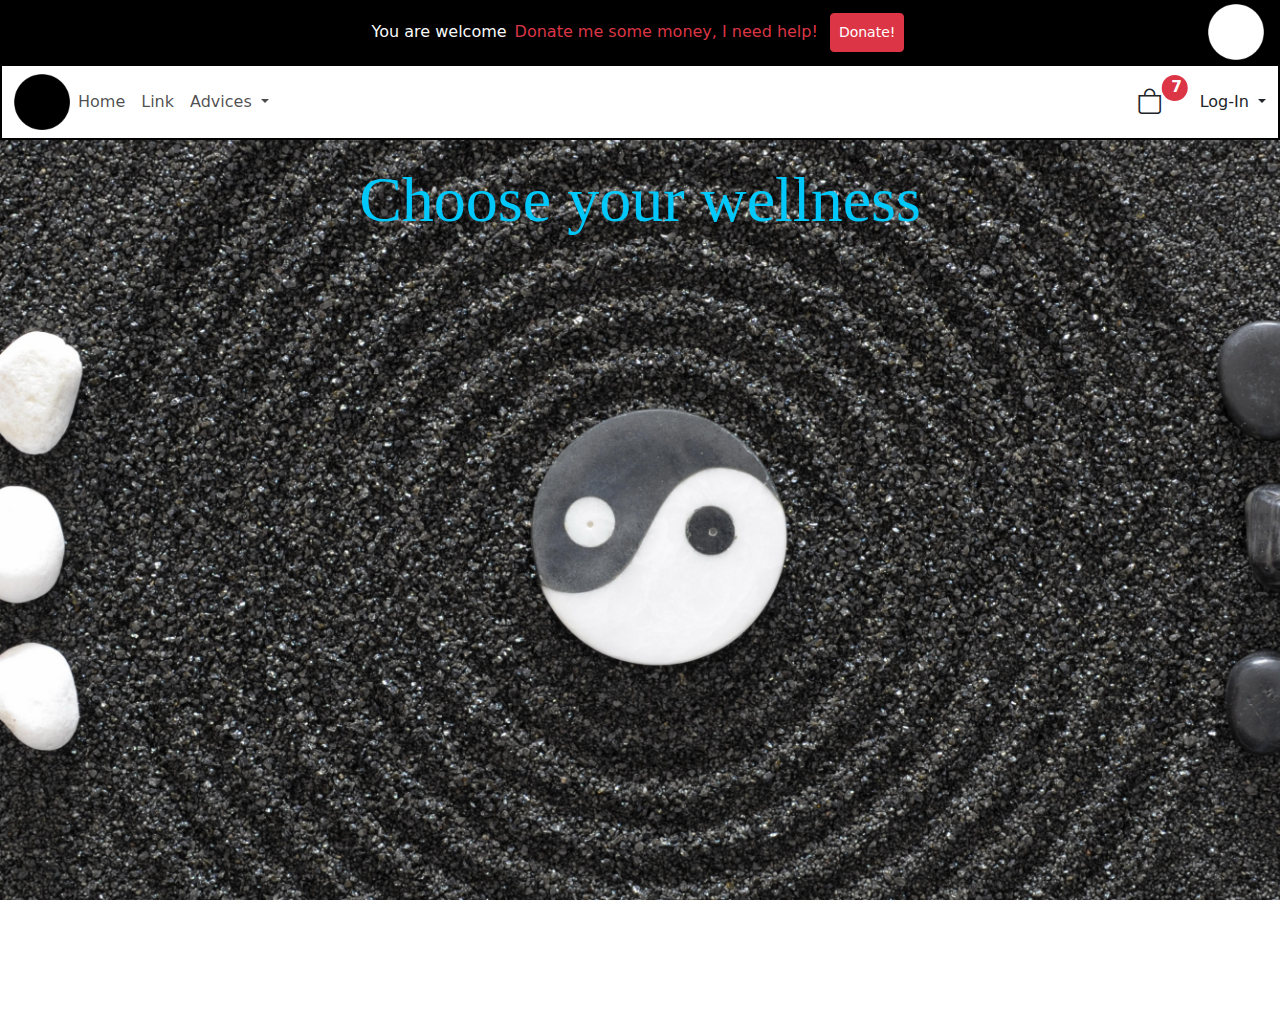
<file: mySiteReloaded/index.html>
<!DOCTYPE html>
<html lang="en">
  <head>
    <meta charset="UTF-8" />
    <meta http-equiv="X-UA-Compatible" content="IE=edge" />
    <meta name="viewport" content="width=device-width, initial-scale=1.0" />
    <link
      rel="stylesheet"
      href="css/bootstrap.css"
    />
    <link rel="stylesheet" href="main.css" />
    <link rel="stylesheet" href="https://cdn.jsdelivr.net/npm/bootstrap-icons@1.9.1/font/bootstrap-icons.css">
    <script src="js/bootstrap.bundle.js"></script>
    <script src="javascript.js"></script>
    <title>WellnessWelcome</title>
  </head>
  <body>

    <div class="firstBanner d-flex justify-content-center align-items-center">
      <div class="textBanner d-flex justify-content-center align-items-center">
        <p class="text-light mx-1 my-1 d-none d-lg-block">You are welcome<p class="text-danger mx-1 my-1 d-none d-lg-block">
        Donate me some money, I need help!
        </p></p>
        <button
          type="button"
          class="btn btnDonate btn-danger btn-sm mx-2 my-2 p-2"
          data-bs-toggle="modal" 
          data-bs-target="#donateModal"
        >
          Donate!
        </button>
      </div>

      <img
        class="imgDot position-absolute end-0 mx-3"
        src="images/whiteDot.png"
        alt="whiteDot"
      />

      <!-- Modal -->
      <div class="modal fade" id="donateModal" tabindex="-1" aria-labelledby="donateModalLabel" aria-hidden="true">
        <div class="modal-dialog">
          <div class="modal-content">
            <div class="modal-header">
              <h1 class="modal-title fs-5" id="donateModalLabel">One more step!</h1>
              <button type="button" class="btn-close" data-bs-dismiss="modal" aria-label="Close"></button>
            </div>
            <div class="modal-body">
              Great, give me some of your incomes!
            </div>
            <div class="mb-3 mx-3">
              <label for="recipient-name" class="col-form-label">How much:</label>
              <input type="text" class="form-control" id="recipient-name">
            </div>
            <div class="modal-footer">
              <button type="button" class="btn btn-success">Send money</button>
            </div>
          </div>
        </div>
      </div>
    </div>

    <section class="navbarSection">
      <nav class="navbar myNavbar position-relative navbar-expand-lg bg-white">
        <div class="container-fluid">
          <button
            class="navbar-toggler"
            type="button"
            data-bs-toggle="collapse"
            data-bs-target="#navbarTogglerDemo01"
            aria-controls="navbarTogglerDemo01"
            aria-expanded="false"
            aria-label="Toggle navigation"
          >
            <span class="navbar-toggler-icon"></span>
          </button>
          <div class="collapse navbar-collapse" id="navbarTogglerDemo01">
            <img class="imgDot" src="images/blackDot.png" alt="blackDot"/>

            <ul class="navbar-nav me-auto mb-2 mb-lg-0">
              <li class="nav-item">
                <a class="nav-link" aria-current="page" href="#">Home</a>
              </li>
              <li class="nav-item">
                <a class="nav-link" href="#">Link</a>
              </li>

              <li class="nav-item dropdown">
                <a class="nav-link dropdown-toggle" href="#" role="button" data-bs-toggle="dropdown" aria-expanded="false">
                  Advices
                </a>
                <ul class="dropdown-menu">
                  <li><a class="dropdown-item" href="#">Diet</a></li>
                  <li><a class="dropdown-item" href="#">Yoga</a></li>
                  <li><a class="dropdown-item" href="#">Lifestyle</a></li>
                  <li><hr class="dropdown-divider"></li>
                  <li><a class="dropdown-item" href="#">Blog</a></li>
                </ul>
              </li>
            </ul>
        
                <button class="btn btnCart position-relative mx-4"><i class="bi bi-bag"></i><span class="badgeBtn position-absolute top-0 start-100 translate-middle badge rounded-pill bg-danger">7</span></button>

                <div class="dropdown-center">
                  <a class="nav-link dropdown-toggle" href="#" role="button" data-bs-toggle="dropdown" aria-expanded="false">
                    Log-In
                  </a>
                  <ul class="loginDropdown dropdown-menu dropdown-menu-end dropdown-menu-light p-3">
                    <form>
                      <div class="mb-3">
                        <label for="exampleInputEmail1" class="form-label">Email address</label>
                        <input type="email" class="form-control" id="exampleInputEmail1" aria-describedby="emailHelp" style="width: 16em;">
                        <div id="emailHelp" class="form-text">We'll never share your email with anyone else.</div>
                      </div>
                      <div class="mb-3">
                        <label for="exampleInputPassword1" class="form-label">Password</label>
                        <input type="password" class="form-control" id="exampleInputPassword1">
                      </div>
                      <div class="mb-3 form-check">
                        <input type="checkbox" class="form-check-input" id="exampleCheck1">
                        <label class="form-check-label" for="exampleCheck1">Check me out</label>
                      </div>
                      <button type="submit" class="btn btnSubmit">Submit</button>

                    </form>
                  </ul>
                </div>
          </div>
        </div>
      </nav>

    </section>

    <section class="pageContainer">

      <div class="container pageTitle text-center">Choose your wellness</div>


    </section>

    
  </body>
</html>
</file>
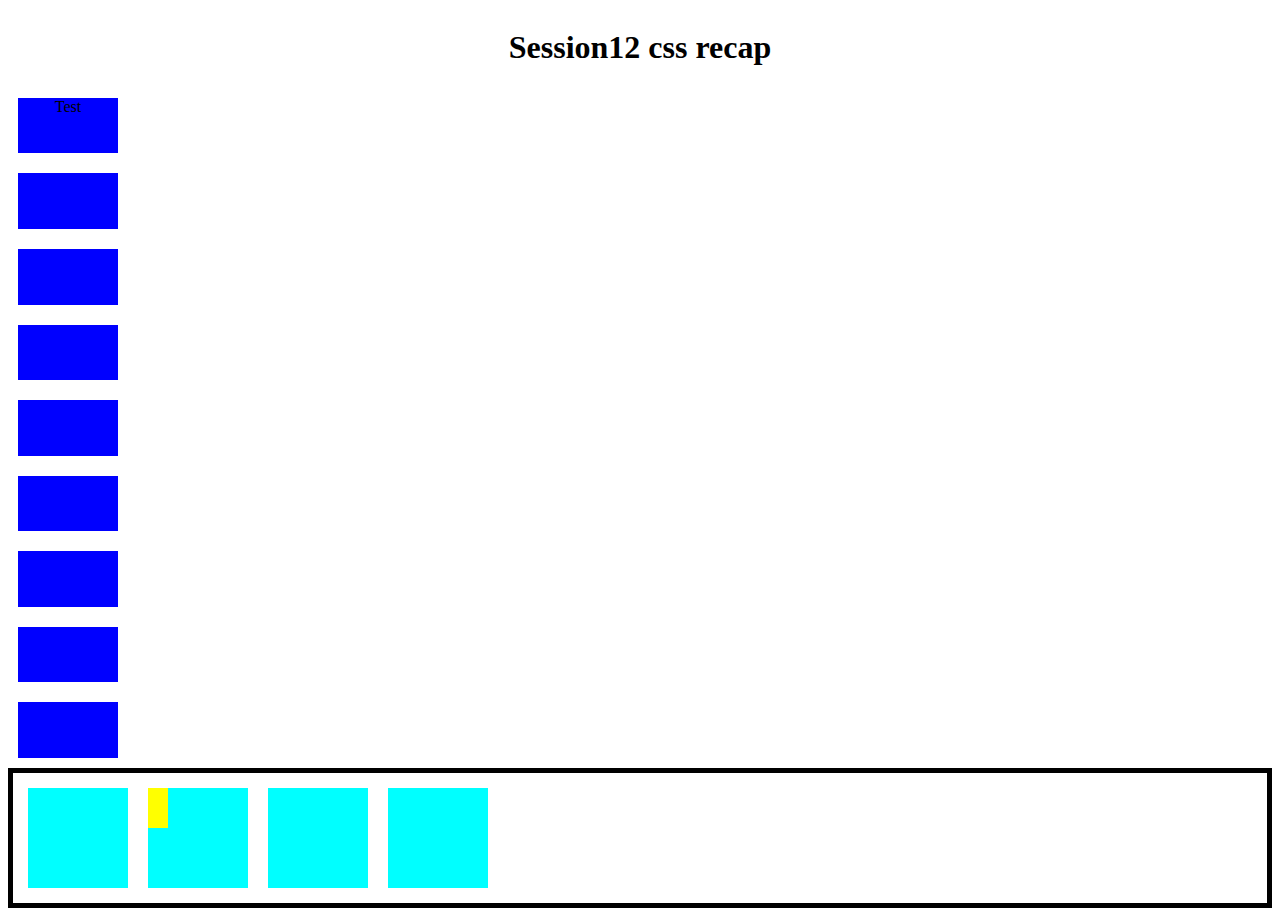
<file: session12/index.html>
<!-- Installed today: IntelliSense Prettier Auto rename tag' -->
<!-- Shortcuts: 'shift' + 'option' + 'f' = formatare scris, 'command' + ',' = settings-->
<!-- Spatierile si indentarile sunt doar pentru comoditatea noastra pentru ca
     browserul citeste tot ca o linie de cod -->
<!-- Pentru a comenta o linie de cod 'command' + 'shift' + '/' -->
<!DOCTYPE html>
<html lang="en">
  <head>
    <meta charset="UTF-8" />
    <meta http-equiv="X-UA-Compatible" content="IE=edge" />
    <meta name="viewport" content="width=device-width, initial-scale=1.0" />
    <title>Session12</title>
    <link rel="stylesheet" href="main.css" />
  </head>
  <body>
    <h1>Session12 css recap</h1>

     <!-- nu le putem vedea pentru ca la inline nu putem da width si height -->
    <div class="box inline">Test</div>
    <div class="box inline"></div>
    <div class="box inline"></div>

    <div class="box block"></div>
    <div class="box block"></div>
    <div class="box block"></div>

    <div class="box inlineBlock"></div>
    <div class="box inlineBlock"></div>
    <div class="box inlineBlock"></div>

    <div class="flexContainer">
      <div class="box flexItem"></div>
      <div class="box flexItem">
         <div class="smallBox"></div>
         <div class="smallBox"></div>
      </div>
      <div class="box flexItem"></div>
      <div class="box flexItem"></div>
    </div>
  </body>
</html>
</file>
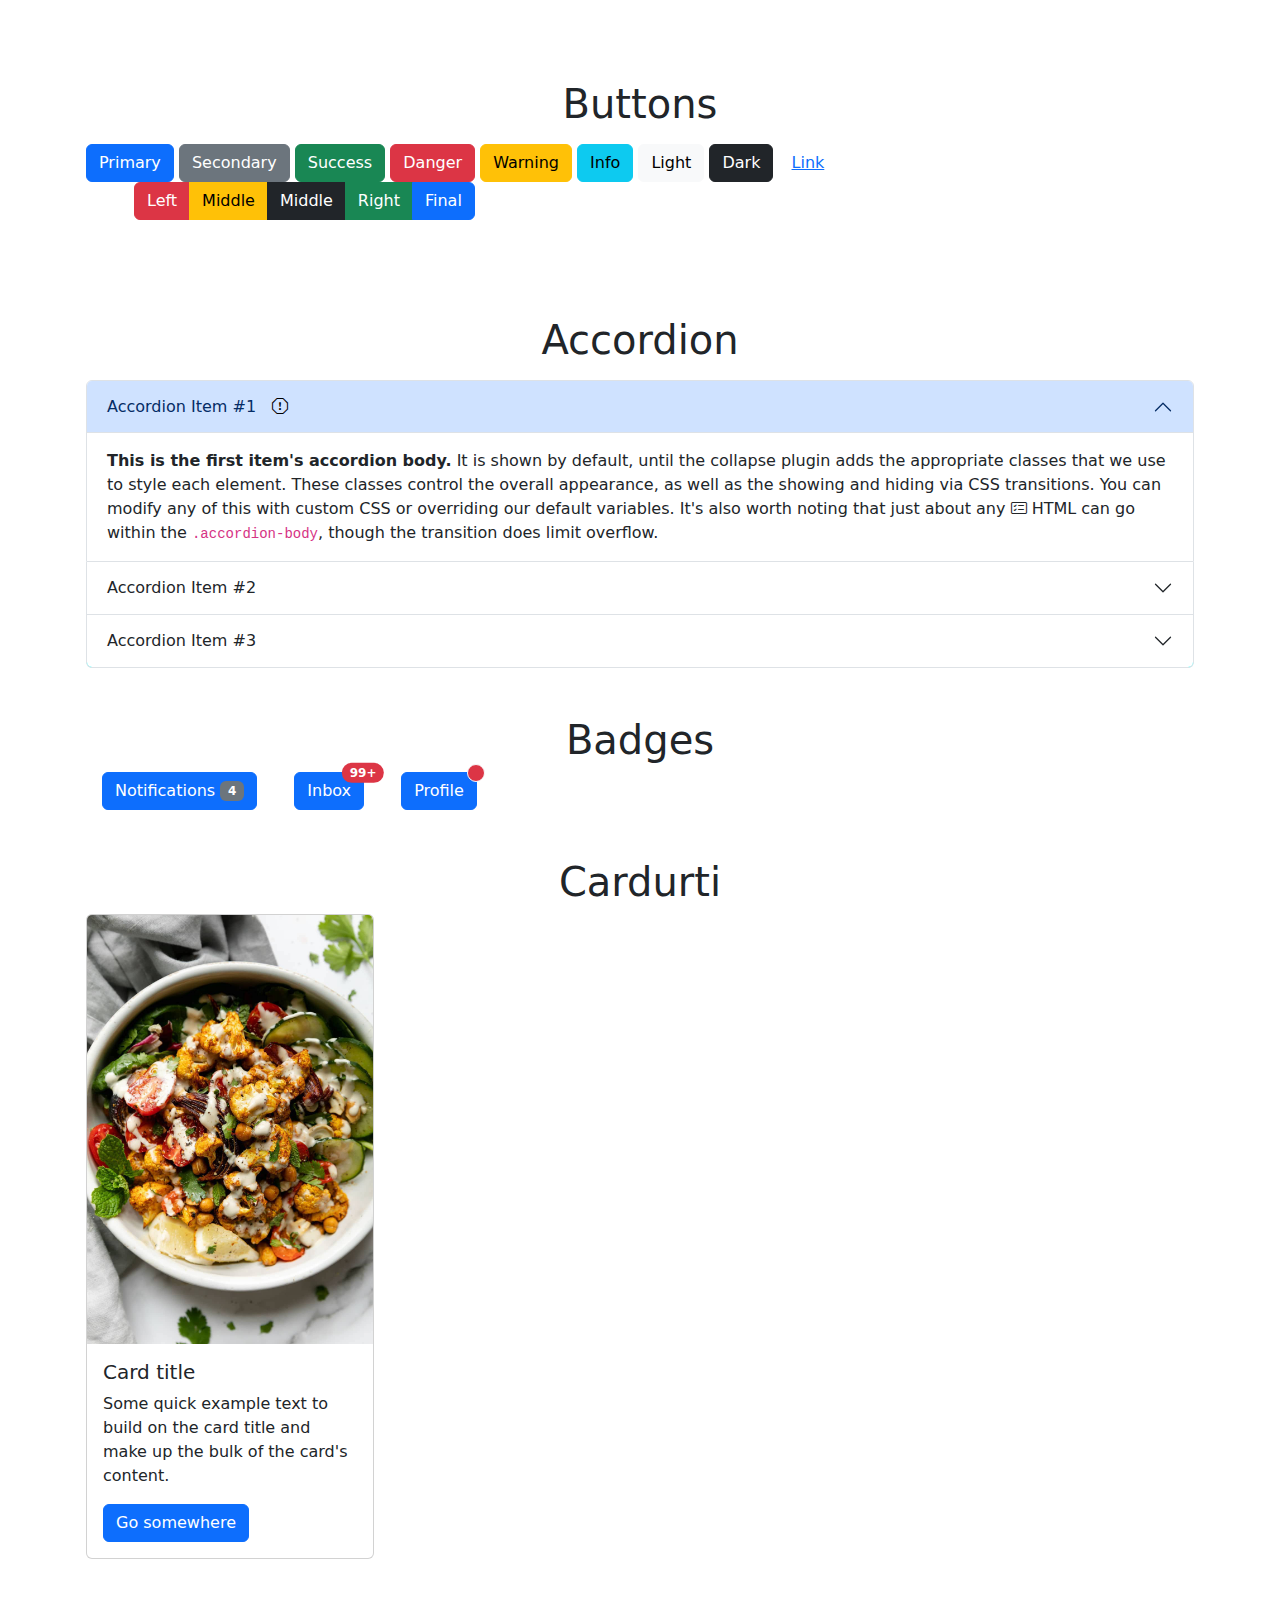
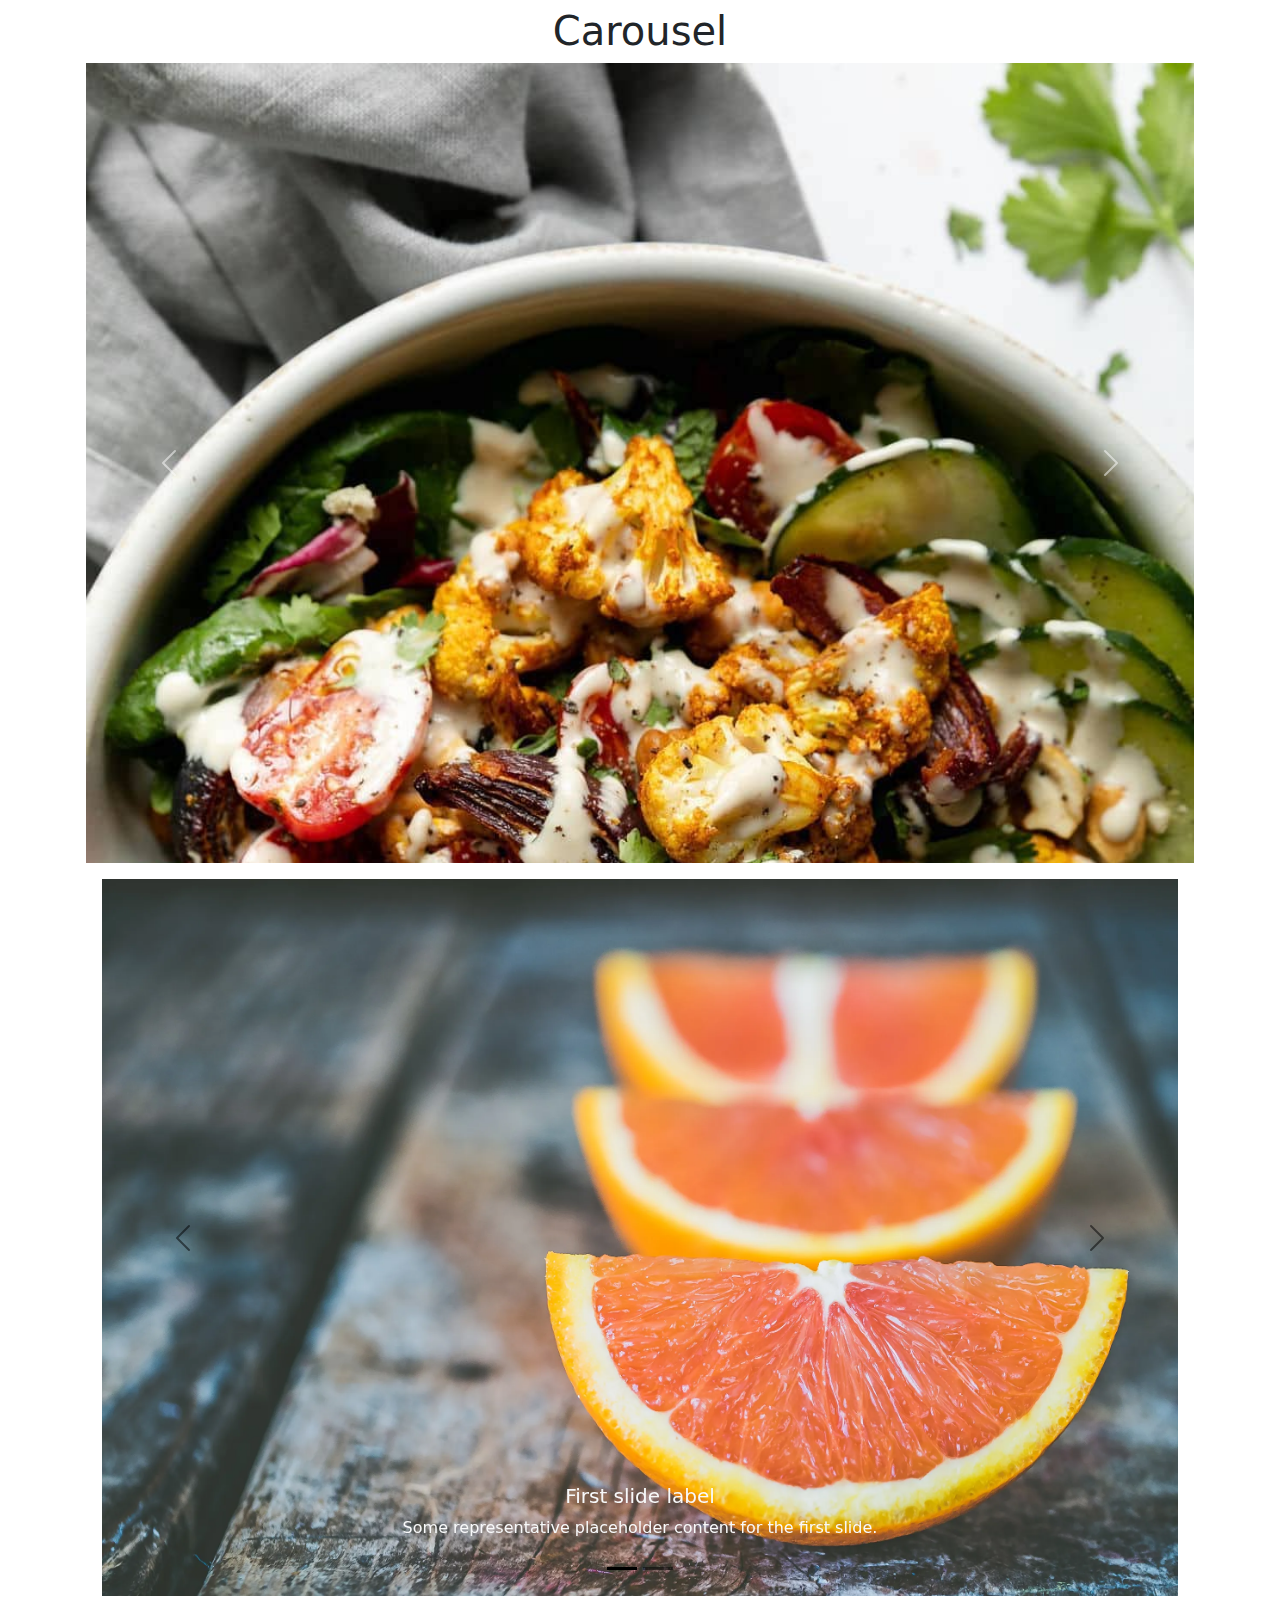
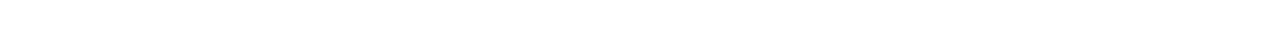
<file: session14/index.html>
<!DOCTYPE html>
<html lang="en">
  <head>
    <meta charset="UTF-8" />
    <meta http-equiv="X-UA-Compatible" content="IE=edge" />
    <meta name="viewport" content="width=device-width, initial-scale=1.0" />
    <title>Session14</title>
    <link
      rel="stylesheet"
      href="	https://cdn.jsdelivr.net/npm/bootstrap@5.2.2/dist/css/bootstrap.min.css"
    />
    <link
      rel="stylesheet"
      href="https://cdn.jsdelivr.net/npm/bootstrap-icons@1.9.1/font/bootstrap-icons.css"
    />
    <link rel="stylesheet" href="https://use.fontawesome.com/releases/v5.15.4/css/all.css" integrity="sha384-DyZ88mC6Up2uqS4h/KRgHuoeGwBcD4Ng9SiP4dIRy0EXTlnuz47vAwmeGwVChigm" crossorigin="anonymous"/>
    <link rel="stylesheet" href="main.css" />
  </head>
  <body>
    <!-- Buttons  -->
    <div class="container p-3 my-5">
      <h1 class="m-3 text-center">Buttons</h1>

      <button type="button" class="btn btn-primary">Primary</button>
      <button type="button" class="btn btn-secondary">Secondary</button>
      <button type="button" class="btn btn-success">Success</button>
      <button type="button" class="btn btn-danger">Danger</button>
      <button type="button" class="btn btn-warning">Warning</button>
      <button type="button" class="btn btn-info">Info</button>
      <button type="button" class="btn btn-light">Light</button>
      <button type="button" class="btn btn-dark">Dark</button>

      <button type="button" class="btn btn-link">Link</button>

      <div
        class="btn-group ms-5"
        role="group"
        aria-label="Basic mixed styles example"
      >
        <button type="button" class="btn btn-danger">Left</button>
        <button type="button" class="btn btn-warning">Middle</button>
        <button type="button" class="btn btn-dark">Middle</button>
        <button type="button" class="btn btn-success">Right</button>
        <button type="button" class="btn btn-primary">Final</button>
      </div>
    </div>

    <!-- Accordions  -->
    <div class="container p-3 my-3">
      <h1 class="m-3 text-center">Accordion</h1>

      <div class="accordion" id="accordionPanelsStayOpenExample">
        <div class="accordion-item">
          <h2 class="accordion-header" id="panelsStayOpen-headingOne">
            <button
              class="accordion-button"
              type="button"
              data-bs-toggle="collapse"
              data-bs-target="#panelsStayOpen-collapseOne"
              aria-expanded="true"
              aria-controls="panelsStayOpen-collapseOne"
            >
              Accordion Item #1
              <i class="bi bi-exclamation-octagon mx-3" style="color:black"></i>
            </button>
          </h2>
          <div
            id="panelsStayOpen-collapseOne"
            class="accordion-collapse collapse show"
            aria-labelledby="panelsStayOpen-headingOne"
          >
            <div class="accordion-body">
              <strong>This is the first item's accordion body.</strong> It is
              shown by default, until the collapse plugin adds the appropriate
              classes that we use to style each element. These classes control
              the overall appearance, as well as the showing and hiding via CSS
              transitions. You can modify any of this with custom CSS or
              overriding our default variables. It's also worth noting that just
              about any <i class="bi bi-card-checklist"></i> HTML can go within the <code>.accordion-body</code>,
              though the transition does limit overflow.
            </div>
          </div>
        </div>
        <div class="accordion-item bg-danger">
          <h2 class="accordion-header" id="panelsStayOpen-headingTwo">
            <button
              class="accordion-button collapsed"
              type="button"
              data-bs-toggle="collapse"
              data-bs-target="#panelsStayOpen-collapseTwo"
              aria-expanded="false"
              aria-controls="panelsStayOpen-collapseTwo"
            >
              Accordion Item #2
              <i class="fa-solid fa-comment"></i>
            </button>
          </h2>
          <div
            id="panelsStayOpen-collapseTwo"
            class="accordion-collapse collapse"
            aria-labelledby="panelsStayOpen-headingTwo"
          >
            <div class="accordion-body">
              <strong>This is the second item's accordion body.</strong> It is
              hidden by default, until the collapse plugin adds the appropriate
              classes that we use to style each element. These classes control
              the overall appearance, as well as the showing and hiding via CSS
              transitions. You can modify any of this with custom CSS or
              overriding our default variables. It's also worth noting that just
              about any HTML can go within the <code>.accordion-body</code>,
              though the transition does limit overflow.
            </div>
          </div>
        </div>
        <div class="accordion-item myCustomAccordion">
          <h2 class="accordion-header" id="panelsStayOpen-headingThree">
            <button
              class="accordion-button collapsed"
              type="button"
              data-bs-toggle="collapse"
              data-bs-target="#panelsStayOpen-collapseThree"
              aria-expanded="false"
              aria-controls="panelsStayOpen-collapseThree"
            >
              Accordion Item #3
            </button>
          </h2>
          <div
            id="panelsStayOpen-collapseThree"
            class="accordion-collapse collapse"
            aria-labelledby="panelsStayOpen-headingThree"
          >
            <div class="accordion-body">
              <strong>This is the third item's accordion body.</strong> It is
              hidden by default, until the collapse plugin adds the appropriate
              classes that we use to style each element. These classes control
              the overall appearance, as well as the showing and hiding via CSS
              transitions. You can modify any of this with custom CSS or
              overriding our default variables. It's also worth noting that just
              about any HTML can go within the <code>.accordion-body</code>,
              though the transition does limit overflow.
            </div>
          </div>
        </div>
      </div>
    </div>

    <!-- Badges  -->
    <div class="container p-3 my-3">
      <h1 class="text-center">Badges</h1>

      <button type="button" class="btn btn-primary mx-3">
        Notifications <span class="badge text-bg-secondary">4</span>
      </button>

      <button type="button" class="btn btn-primary position-relative mx-3">
        Inbox
        <span
          class="position-absolute top-0 start-100 translate-middle badge rounded-pill bg-danger"
        >
          99+
          <span class="visually-hidden">unread messages</span>
        </span>
      </button>

      <button type="button" class="btn btn-primary position-relative mx-3">
        Profile
        <span
          class="position-absolute top-0 start-100 translate-middle p-2 bg-danger border border-light rounded-circle"
        >
          <span class="visually-hidden">New alerts</span>
        </span>
      </button>
    </div>

    <!-- Cards  -->
    <div class="container p-3 my-3">
      <h1 class="text-center">Cardurti</h1>
      <div class="card myCustomCard" style="width: 18rem">
        <img src="diet.jpg" class="card-img-top" alt="RANDOM TEXT" />
        <div class="card-body">
          <h5 class="card-title">Card title</h5>
          <p class="card-text">
            Some quick example text to build on the card title and make up the
            bulk of the card's content.
          </p>
          <a href="#" class="btn btn-primary">Go somewhere</a>
        </div>
      </div>
    </div>

    <!-- Carousel  -->
    <div class="container p-3 my-3">
      <h1 class="text-center">Carousel</h1>
      <div
        id="carouselExampleControls"
        class="carousel slide"
        data-bs-ride="carousel"
      >
        <div class="carousel-inner myCarousel">
          <div class="carousel-item active">
            <img src="diet.jpg" class="d-block w-100" alt="..." />
          </div>
          <div class="carousel-item">
            <img
              src="Fruit-Photography-Ideas-FI.jpg"
              class="d-block w-100"
              alt="..."
            />
          </div>
        </div>
        <button
          class="carousel-control-prev"
          type="button"
          data-bs-target="#carouselExampleControls"
          data-bs-slide="prev"
        >
          <span class="carousel-control-prev-icon" aria-hidden="true"></span>
          <span class="visually-hidden">Previous</span>
        </button>
        <button
          class="carousel-control-next"
          type="button"
          data-bs-target="#carouselExampleControls"
          data-bs-slide="next"
        >
          <span class="carousel-control-next-icon" aria-hidden="true"></span>
          <span class="visually-hidden">Next</span>
        </button>
      </div>

      <div
        id="carouselExampleDark"
        class="carousel carousel-dark slide m-3"
        data-bs-ride="carousel"
      >
        <div class="carousel-indicators">
          <button
            type="button"
            data-bs-target="#carouselExampleDark"
            data-bs-slide-to="0"
            class="active"
            aria-current="true"
            aria-label="Slide 1"
          ></button>
          <button
            type="button"
            data-bs-target="#carouselExampleDark"
            data-bs-slide-to="1"
            aria-label="Slide 2"
          ></button>
        </div>
        <div class="carousel-inner">
          <div class="carousel-item active" data-bs-interval="2000">
            <img
              src="Fruit-Photography-Ideas-FI.jpg"
              class="d-block w-100"
              alt="..."
            />
            <div class="carousel-caption d-none d-md-block text-light">
              <h5>First slide label</h5>
              <p>
                Some representative placeholder content for the first slide.
              </p>
            </div>
          </div>
          <div class="carousel-item" data-bs-interval="2000">
            <img src="diet.jpg" class="d-block w-100" alt="..." />
            <div class="carousel-caption d-none d-md-block text-light">
              <h5>Second slide label</h5>
              <p>
                Some representative placeholder content for the second slide.
              </p>
            </div>
          </div>
        </div>
        <button
          class="carousel-control-prev"
          type="button"
          data-bs-target="#carouselExampleDark"
          data-bs-slide="prev"
        >
          <span class="carousel-control-prev-icon" aria-hidden="true"></span>
          <span class="visually-hidden">Previous</span>
        </button>
        <button
          class="carousel-control-next"
          type="button"
          data-bs-target="#carouselExampleDark"
          data-bs-slide="next"
        >
          <span class="carousel-control-next-icon" aria-hidden="true"></span>
          <span class="visually-hidden">Next</span>
        </button>
      </div>
    </div>

    <script src="https://cdn.jsdelivr.net/npm/bootstrap@5.2.2/dist/js/bootstrap.bundle.min.js"></script>
  </body>
</html>
</file>
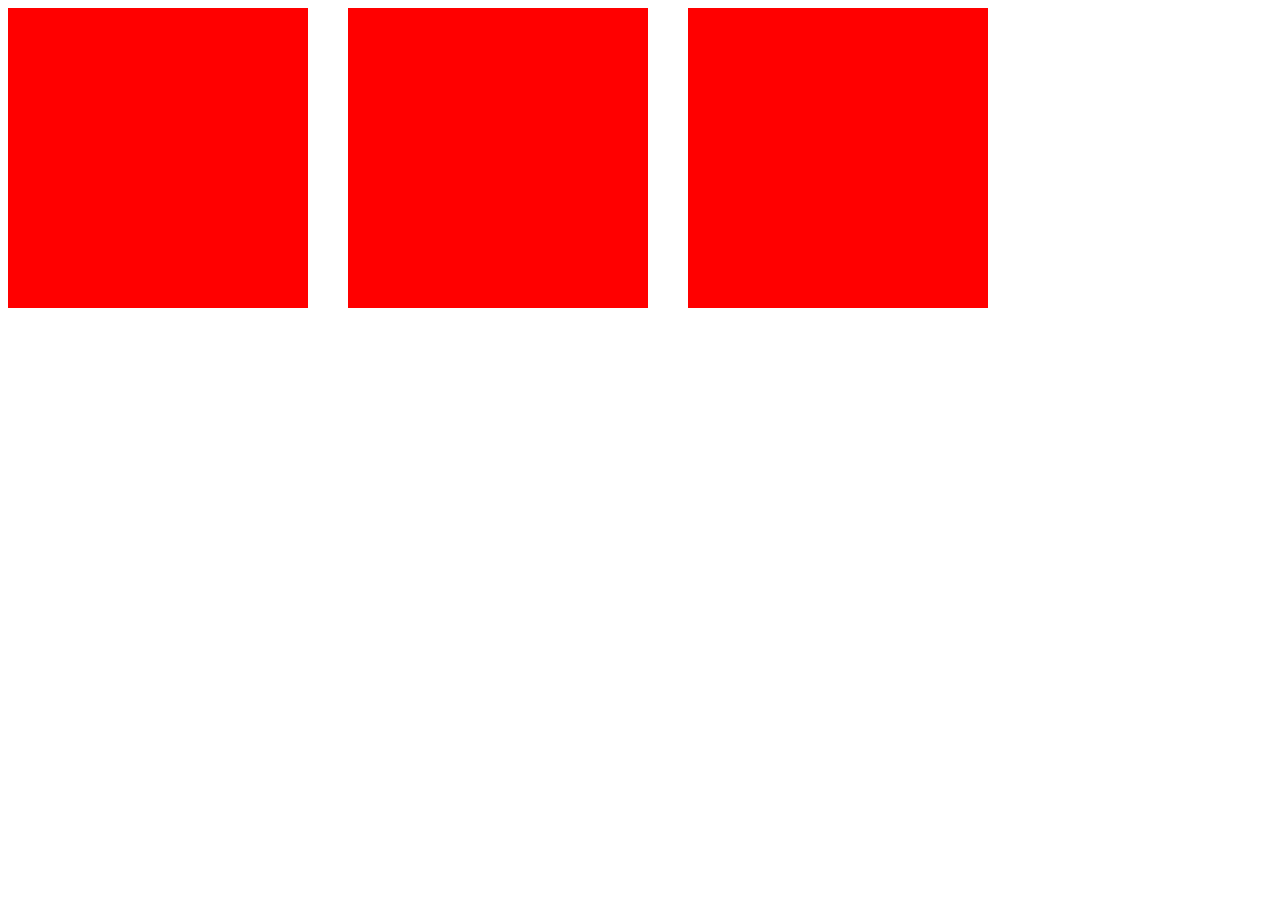
<file: testfold/index.html>
<!DOCTYPE html>
<html lang="en">
<head>
   <meta charset="UTF-8">
   <meta http-equiv="X-UA-Compatible" content="IE=edge">
   <meta name="viewport" content="width=device-width, initial-scale=1.0">
   <title>Document</title>
   <link rel="stylesheet" href="main.css">
</head>
<body>
   
   <div class="container flex1"></div>
   <div class="container flex2"></div>
   <div class="container flex3"></div>
 
</body>
</html>
</file>
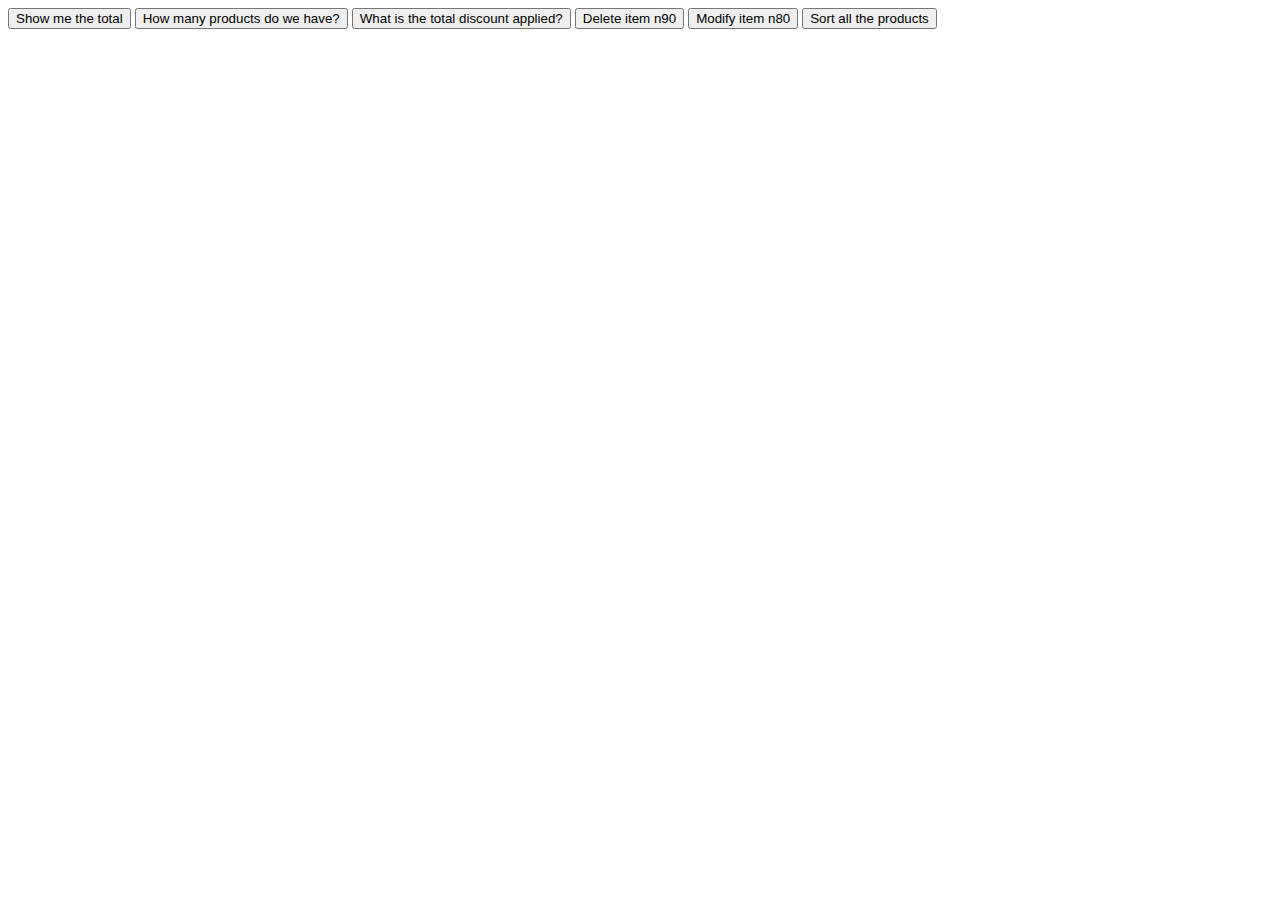
<file: Homework/8thSession ex1/index.html>
<!DOCTYPE html>
<html lang="en">
<head>
   <meta charset="UTF-8">
   <meta http-equiv="X-UA-Compatible" content="IE=edge">
   <meta name="viewport" content="width=device-width, initial-scale=1.0">
   <title>Homework</title>
</head>
<body>
   <button class="sumBtn" onclick="sumFunction(), showSumFunction()">Show me the total</button>
   <button class="quantityBtn" onclick="quantityFunction(), showQuantityFunction()">How many products do we have?</button>
   <button class="discountBtn" onclick="discountFunction(), showDiscountFunction()">What is the total discount applied?</button>
   <button class="deleteBtn" onclick="deleteFunction()">Delete item n90</button>
   <button class="modifyBtn" onclick="modifyFunction()">Modify item n80</button>
   <button class="sortBtn" onclick="sortFunction()">Sort all the products</button>
   <script src="index.js"></script>
</body>
</html>
</file>
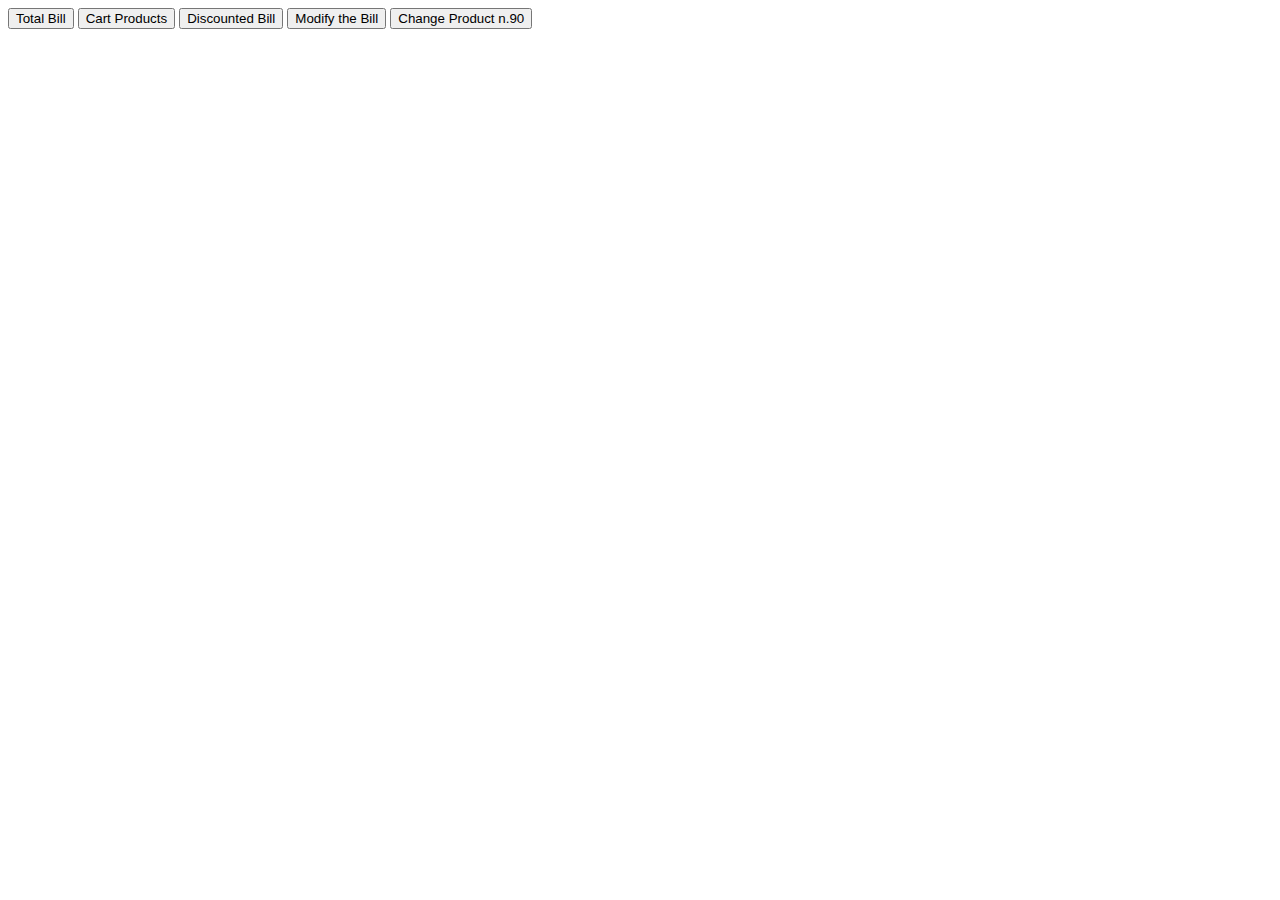
<file: Homework/8thSession ex2/index.html>
<!DOCTYPE html>
<html lang="en">
<head>
   <meta charset="UTF-8">
   <meta http-equiv="X-UA-Compatible" content="IE=edge">
   <meta name="viewport" content="width=device-width, initial-scale=1.0">
   <title>Homeworksssss</title>
   <script src="index.js"></script>
</head>
<body>
   <button class="billBtn" onclick="totalBill()">Total Bill</button>
   <button class="cartBtn" onclick="cartProducts()">Cart Products</button>
   <button class="discountBtn" onclick="discountedBill()">Discounted Bill</button>
   <button class="modifyBtn" onclick="modifyObj()">Modify the Bill</button>
   <button class="modifyBtn2" onclick="modifyObj2()">Change Product n.90</button>
</body>
</html>
</file>
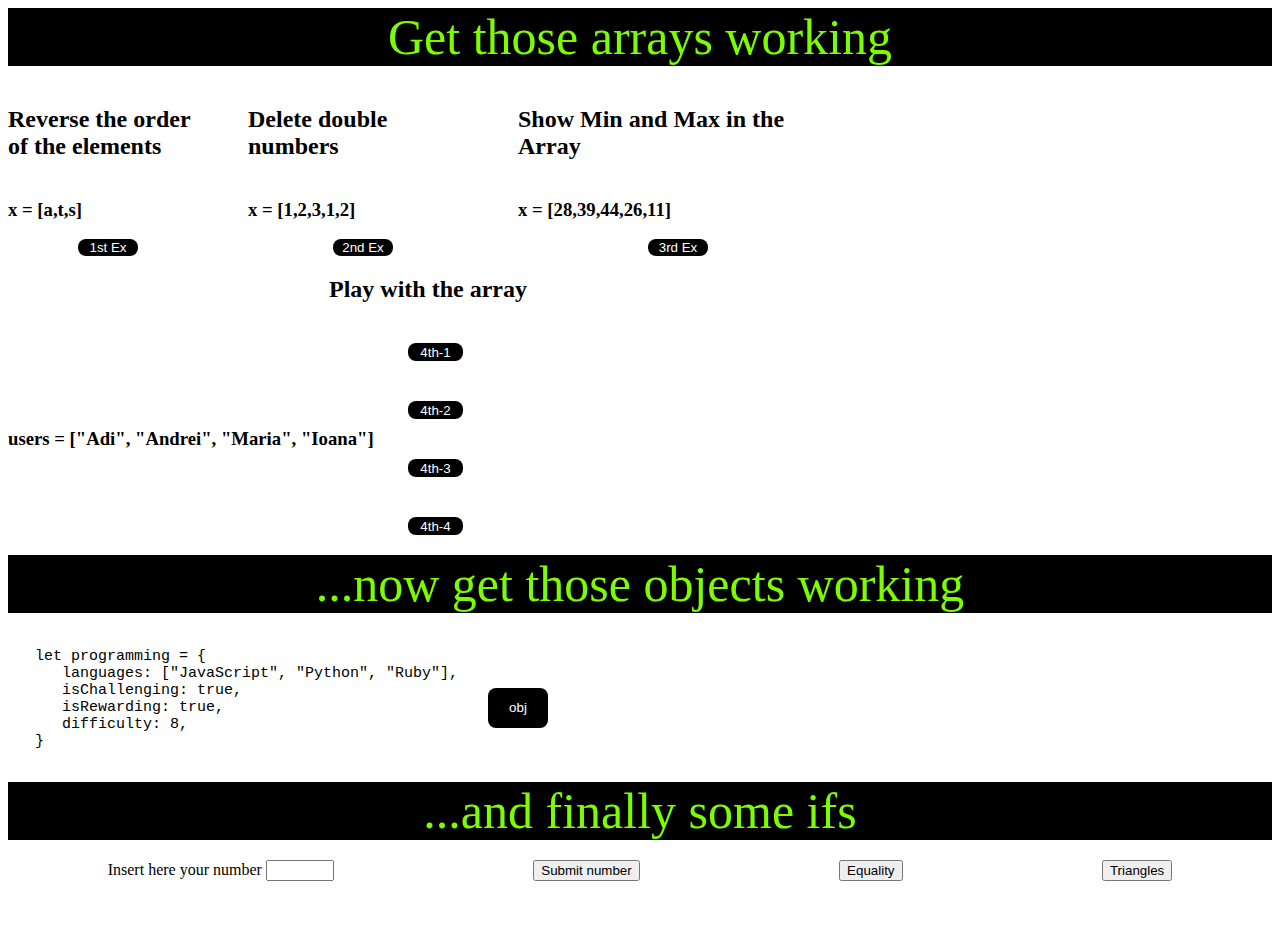
<file: Homework/9thSession/index.html>
<!DOCTYPE html>
<html lang="en">
<head>
   <script src="index.js"></script>
  <link rel="stylesheet" href="index.css">
   <title>Array stuff</title>
</head>
<body>
   <header class="header">Get those arrays working</header>
   <div class="firstLine">
      <div class="grid-container1">
            <h2 class="headItem">Reverse the order of the elements</h2>
            <h3 class="item1">x = [a,t,s]</h3>
            <h3 class="item2" id="1st"></h3>
            <button class="item3" onclick="sortFunction()" style="width: 60px;">1st Ex</button>
      </div>
      <div class="grid-container2">
         <h2 class="headItem">Delete double numbers</h2>
         <h3 class="item1">x = [1,2,3,1,2]</h3>
         <h3 class="item2" id="2nd"></h3>
         <button class="item3" onclick="deleteDoubles()" style="width: 60px;">2nd Ex</button>
      </div> 
      <div class="grid-container3">
         <h2 class="headItem">Show Min and Max in the Array</h2>
         <h3 class="item1">x = [28,39,44,26,11]</h3>
         <h3 class="item2" id="3rd"></h3>
         <button class="item3" onclick="minMax()" style="width: 60px;">3rd Ex</button>
      </div>
   </div>
   <div class="secondLine">
      <div class="grid-container4">
         <h2 class="headItem">Play with the array</h2>
         <h3 class="itemArray">users = ["Adi", "Andrei", "Maria", "Ioana"]</h3>
         <button class="itemButton1" onclick="removeName()">4th-1</button>
         <button class="itemButton2" onclick="addName()">4th-2</button>
         <button class="itemButton3" onclick="copyArray()">4th-3</button>
         <button class="itemButton4" onclick="changeName()">4th-4</button>
         <h3 class="itemResult1" id="4th-1"></h3>
         <h3 class="itemResult2" id="4th-2"></h3>
         <h3 class="itemResult3" id="4th-3"></h3>
         <h3 class="itemResult4" id="4th-4"></h3>
      </div>
   </div>
   <div class="thirdLine">
      <header class="header">...now get those objects working</header>
         <div class="container">
            <pre class="obj">
   let programming = {
      languages: ["JavaScript", "Python", "Ruby"],
      isChallenging: true,
      isRewarding: true,
      difficulty: 8,
   }
            </pre>
            <button class="objBtn" onclick="addLang()">obj</button>
            <pre class="finalObj" id="objLine"></pre>
         </div>
   </div>
   <div class="forthLine">
      <header class="header">...and finally some ifs</header>
      <div class="grid-container5">
         <div class="firstIf">
            <form>
               <label for="oddEven">Insert here your number</label>
               <input type="number" id="oddEven" style="width: 60px;">
            </form>
            <button class="oddEvenBtn" onclick="oddEvenF()">Submit number</button>
            <button onclick="funNumberF()">Equality</button>
            <button onclick="tFunB()">Triangles</button>

         </div>
      </div>
   </div>
</body>
</html>
</file>
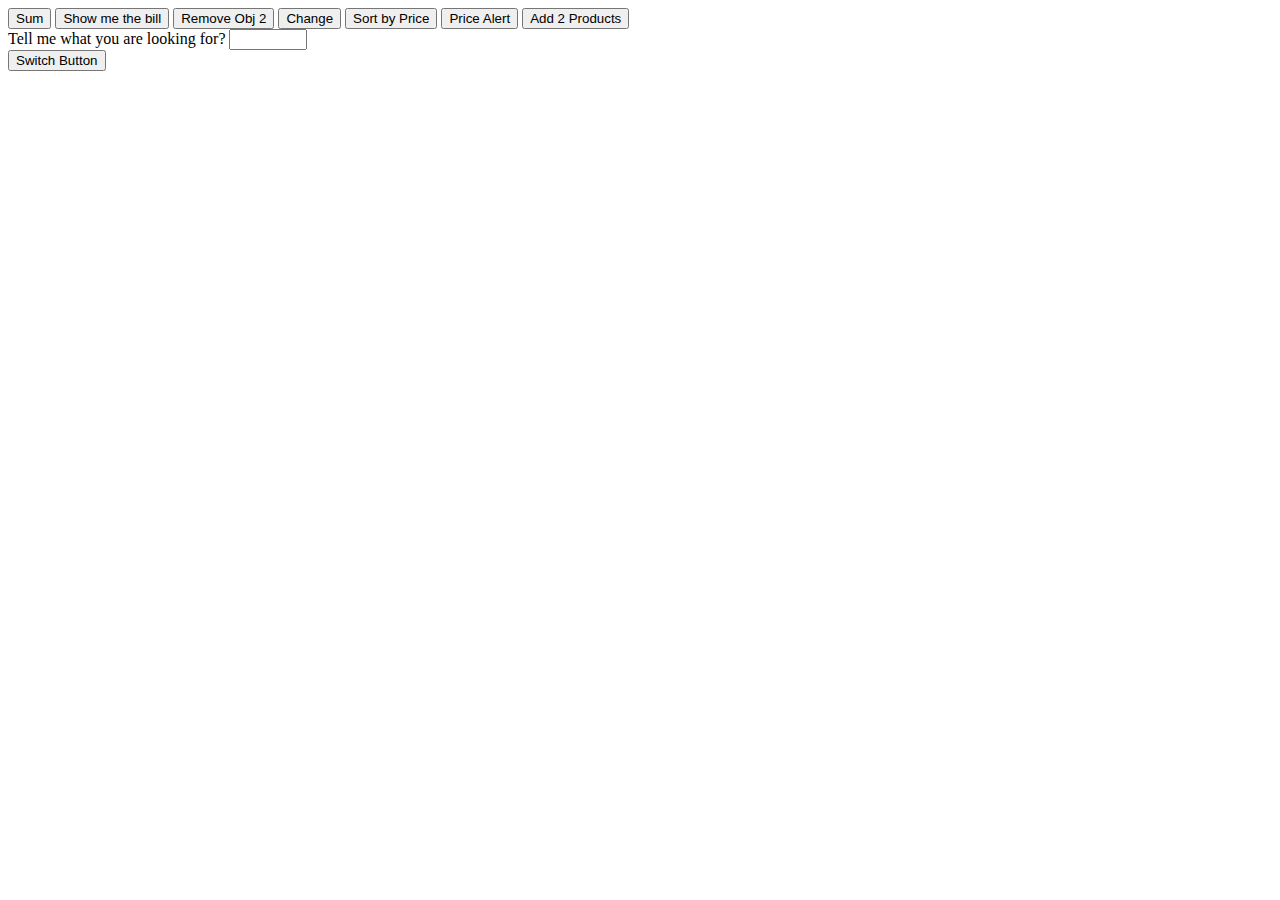
<file: Homework/Produse/index.html>
<!DOCTYPE html>
<html lang="en">
<head>
   <title>Produse</title>
   <script>
       const products = [
         {
            id: 1,
            price: '2500.5',
            name: 'cuptor'
         },
         {
            id: 2,
            price: '1900.5',
            name: 'plita'
         },
         {
            id: 3,
            price: '700',
            name: 'hota'
         }
      ];

      // first exercize
      
      const tva = (price) => {
         return price * 0.19;
      }

      const sumFunction = () => {
         let priceSum = products.reduce((total, accumulator) => total + parseFloat(accumulator.price), 0) 
         console.log(priceSum)
      }
 
      const calculateAll = () => {
         const pricesArray = [];
         const newProducts = products.map(data => {
            pricesArray.push(data.price);
         })
         console.log(pricesArray)

         let sum = 0;
         pricesArray.forEach(element => {
            sum += Number(element);
         })
         console.log("The sum is: ", sum)

         const arrayTva = [];
         pricesArray.forEach(element => {
            valueTva = tva(element);
            arrayTva.push(valueTva);
         });
         console.log("Tva values: ", arrayTva);
      }

      // second exercise

      const removeObj = () => {
         
         const copyProducts = products.map(data => {
            return {
               ...data
            }
         })

      // const deleteElement = products.filter(product => product.name !== 'plita') // copiez arrayul fara plita
         const indexPlita = copyProducts.findIndex(data => data.name === 'plita')
         console.log(indexPlita)

         copyProducts.splice(indexPlita,1);
         console.log(copyProducts);
         
         arrayTvaSplited = [];
         sum = 0;
         const pricesData = copyProducts.map(data => {
            sum += Number(data.price);
            arrayTvaSplited.push(tva(data.price));


         })
         console.log('The new sum is: ', sum)
         console.log('New TVA values are: ', arrayTvaSplited)
      }

      // third exercise

      const changePrice = () => {

        /* const copyProducts = products.map(data => {  // 1st solution
            if (data.id === 1) {
               data.price = '2.5';
            }
            return {
               ...data
            }
         })
         console.log(copyProducts) */

         const copyProducts = products.map(data => {
            if (data.id === 1) {
               return {
                  ...data,
                  price: '2.5'
               }
            }
               return {
                  ...data
               }
         })
         console.log(copyProducts)
      }

      // forth exercise

      const sort = () => {
         const sortedArray = products.sort((a,b) => a.price-b.price)
         console.log(sortedArray)
      }

      // fifth exercise

      const alert = () => {
         const alertArray = products.map(data => {
            if (data.price > 2000) {
               console.log(data,'Scump')
            } else {
               console.log(data, 'Ieftin')
            }
         })
      }

      // sixth exercise

      /* const switchFunctionAlternative = () => {  // gaseste o metoda cu .map ca switchul sa caute in case fara a scrie toate casurile

         const switchProducts = products.map(data => {

         })

         switch (name) {
            case 'cuptor':
            return console.log("products 1" , products[0].name)
            case 'plita':
            return console.log("products 2" , products[1].name)
            case 'hota':
            return console.log("products 3" , products[2].name)

            default:
            return console.log('NAN')
         }
      } */


      const switchFunction = (name) => { 
         switch (name) {
            case 'cuptor':
            return console.log("products 1" , products[0].name)
            case 'plita':
            return console.log("products 2" , products[1].name)
            case 'hota':
            return console.log("products 3" , products[2].name)

            default:
            return console.log('NAN')
         }
      }

      const newSwitch = () => {
         const inputName = document.getElementById('switchText').value
         switchFunction(inputName)
         document.getElementById('switchText').value = ''
      }

      // seventh exercise

      const addProducts = () => {
         const newProducts = [
            {
            id: 4,
            price: '5500',
            name: 'frigider'
            },
            {
            id: 5,
            price: '4000.5',
            name: 'microunde'
            }
         ]

         const pricesArray = [];
         let sum = 0;
         const copyProducts = products.map(data => {
            return {...data}
         })

         for (let i=0; i<newProducts.length; i++) {
            copyProducts.push(newProducts[i]);
         }

         copyProducts.forEach(element => {
            sum += Number(element.price);
            pricesArray.push(tva(element.price));
         });

         console.log(copyProducts)
         console.log('The sum of the prices is: ', sum)
         console.log('Tva for each product: ', pricesArray)
      }

   </script>
</head>
<body>
   <button onclick="sumFunction()">Sum</button>
   <button class="tvaBtn" onclick="calculateAll()">Show me the bill</button>
   <button class="modifyObj" onclick="removeObj()">Remove Obj 2</button>
   <button class="modifyPrc" onclick="changePrice()">Change </button>
   <button class="sortBtn" onclick="sort()">Sort by Price</button>
   <button class="alertBtn" onclick="alert()">Price Alert</button>
   <button class="addBtn" onclick="addProducts()">Add 2 Products</button>
   <form>
      <label for="switchText"> Tell me what you are looking for?</label>
      <input type="text" id="switchText" style="width: 70px;">
   </form>
   <button class="switchBtn" onclick="newSwitch()">Switch Button</button>
</body>
</html>
</file>
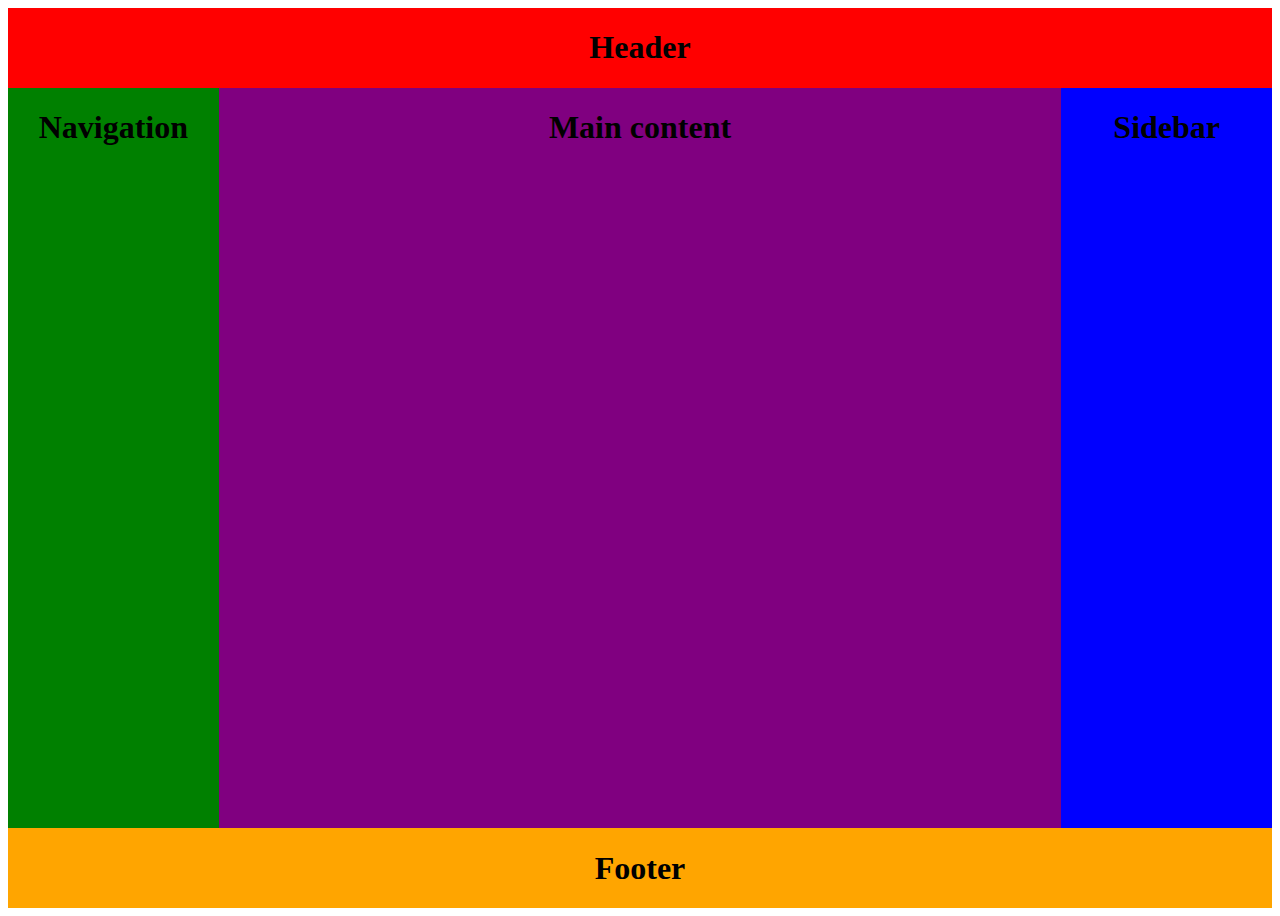
<file: session12/layout.html>
<!DOCTYPE html>
<html lang="en">
  <head>
    <meta charset="UTF-8" />
    <meta http-equiv="X-UA-Compatible" content="IE=edge" />
    <meta name="viewport" content="width=device-width, initial-scale=1.0" />
    <title>Flex layout</title>
    <link rel="stylesheet" href="main.css" />
  </head>
  <body>
    <header class="pageHeader">
      <h1>Header</h1>
    </header>

    <main class="pageContent">
      <nav class="contentNavigation">
        <h1>Navigation</h1>
      </nav>

      <arcticle class="contentArticle">
        <h1>Main content</h1>
      </arcticle>

      <aside class="contentSidebar">
        <h1>Sidebar</h1>
      </aside>
    </main>

    <footer class="contentFooter">
      <h1>Footer</h1>
    </footer>
  </body>
</html>
</file>
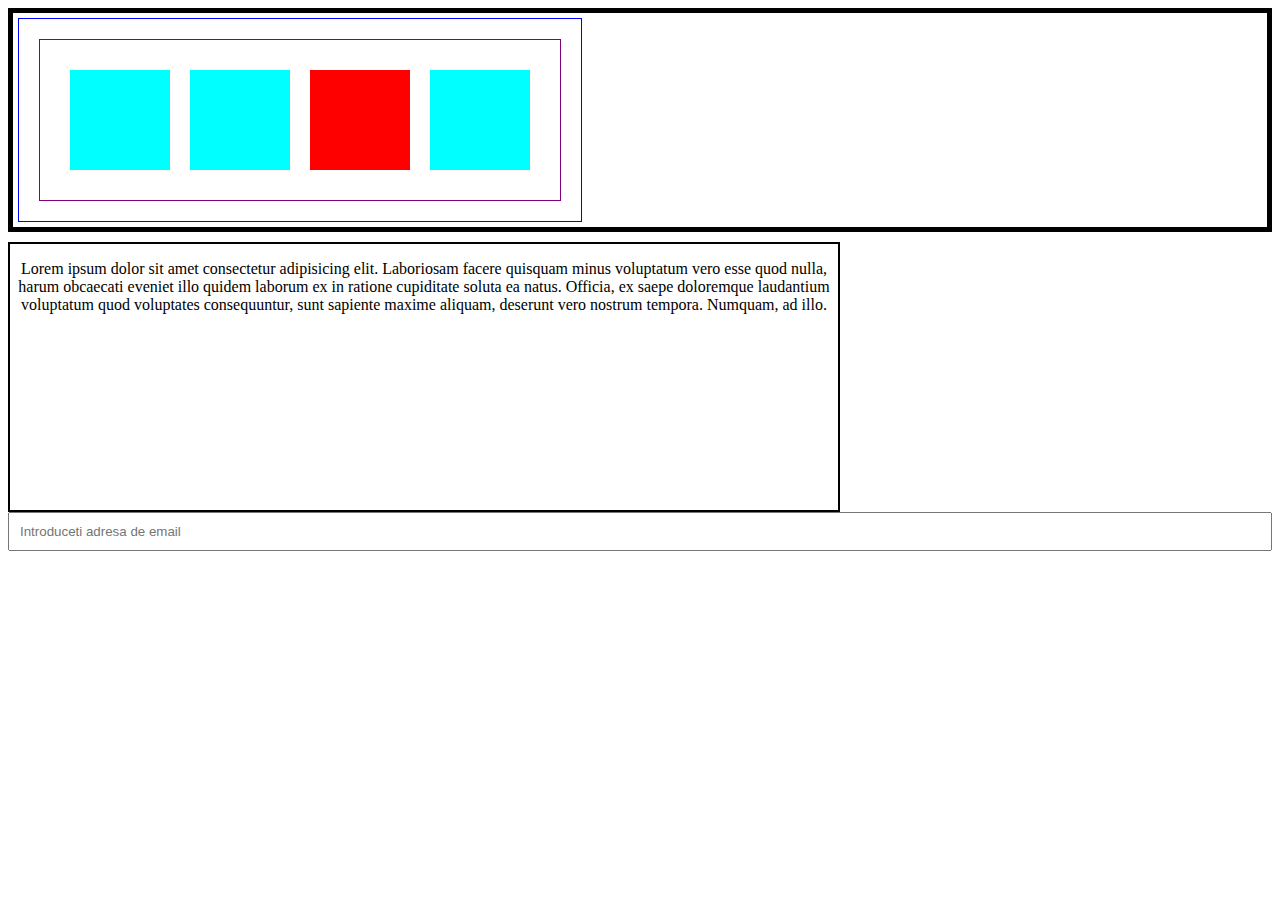
<file: session12/position.html>
<!DOCTYPE html>
<html lang="en">
  <head>
    <meta charset="UTF-8" />
    <meta http-equiv="X-UA-Compatible" content="IE=edge" />
    <meta name="viewport" content="width=device-width, initial-scale=1.0" />
    <title>Position</title>
    <link rel="stylesheet" href="main.css" />
  </head>
  <body>

    <div class="flexContainer">
      <div class="secondContainer">
        <div class="thirdContainer">
          <div class="box"></div>
          <div class="box second"></div>
          <div class="box pos"></div>
          <div class="box"></div>
        </div>
      </div>
    </div>

    <div class="simpleContainer">
      <!-- Scurtatura catre lorem ipusum = lorem10 si 10 sunt n. de caractere -->
      <p>Lorem ipsum dolor sit amet consectetur adipisicing elit. Laboriosam facere quisquam minus voluptatum vero esse quod nulla, harum obcaecati eveniet illo quidem laborum ex in ratione cupiditate soluta ea natus. Officia, ex saepe doloremque laudantium voluptatum quod voluptates consequuntur, sunt sapiente maxime aliquam, deserunt vero nostrum tempora. Numquam, ad illo.</p>
    </div>

    <input type="text" placeholder="Introduceti adresa de email">

  </body>
</html>
</file>
<file: mySiteReloaded/main.css>
.firstBanner {
  height: 4em;
  width: 100vw;
  background-color: black;
}

.btnDonate {
  align-self: center;
}

.btnDonate:active {
  background-color: rgb(15, 186, 202) !important;
  border-color: rgb(15, 186, 202) !important;
}

.navbarSection {
  height: 3em;
}

.pageTitle {
  font-family: fantasy;
  font-size: 2.5em;
}

.imgDot {
  height: 3.5em;
}

.myNavbar {
  border: 2px solid black;
}

.searchBtn {
  color: white;
  background-color: black;
  transition: all 0.2s ease-in;
}

.searchBtn:hover {
  color: black;
  background-color: white;
}

.pageTitle {
  color: rgba(0, 204, 255, 0.977);
  font-size: 4em;
  padding-top: 2.5rem;

}

.btnCart {
  font-size: 1.6em;
}

.btnCart:hover {
  color: rgb(15, 186, 202);
}

.badgeBtn {
  font-size: 0.6em !important;
  margin-top: 0.7em;
  width: 1.73em;
}

.btnSubmit {
  border-color: rgb(15, 186, 202);
}

.btnSubmit:hover {
  border-color: rgb(15, 186, 202);
  background-color: rgb(15, 186, 202);
}

.pageContainer {
  height: 100vh;
  width: 100vw;
  background-position: center;
  background-size: cover;
  background-attachment: fixed;
  background-image: url(/mySiteReloaded/images/background1.jpg);
}

@media screen and (max-width: 991px) {
  .textBanner {
    left: 0rem;
  }
  .imgDot {
    display: none;
  }
  .pageTitle {
    font-size: 3em;
    flex: 1 0 0%;
  }

  .btnCart {
    position: absolute;
    right: 1.4em;
    bottom: 0.3em;
  }

  .loginDropdown {
    position: relative;
    right: 0;
  }
}
</file>
<file: session12/main.css>
/* trebuesc folosite doar proprietatile strict necesare fara sa scriem ceva in plus ca sar putea
 sa intre in conflict intre ele si apoi sa nu intelegem de ce nu merge styling ul */

.box {
  width: 100px;
  height: 100px;
  background-color: blue;
  margin: 10px;
}

/* display block se suprapun marginile si este o 
proprietate cu care decidem sa se suprapuna sau nu */

.inline {
  display: inline;
}

.inlineBlock {
  display: inline-block;
}

.smallBox {
  width: 20px;
  height: 20px;
  background-color: yellow;
}

/* e mai specific decat .box deci il suprascrie
pentru ca specificitatea nu se limita doar la clase id uri taguri
sau selectoare dar inseama si o structura mult mai specifica */
.flexContainer .box {
  /* aici ii dau comanda sa se uite in flex container si in el sa imi caute elementul box*/
  background-color: aqua;
}

.flexContainer {
  display: flex;
  border: 5px solid black;
  padding: 5px;
}

body {
  display: flex;
  flex-direction: column;
  height: 100vh; /*viewport height*/
  text-align: center;
  /*color: white;*/
}

main {
  height: 100%;
  display: flex;
  /* default este row */
  flex-direction: row;
}

header {
  background-color: red;
}

nav {
  background-color: green;
  flex: 2;
}

/* cu proprietatea flex practic imi imparte in cate parti vreau spatiul de lucru
dar e si foarte responsive, adica se deformeaza dupa cum schimbam fereastra browserului */
arcticle {
  background-color: purple;
  flex: 8;
}

aside {
  background-color: blue;
  flex: 2;
}

footer {
  background-color: orange;
}

/* pentru a pune un element deasupra altuia; dai z-index unul la elementul important
pentru ca default este 0 (se poate pune orice valoare la z-index, si '-1' se poate pune pentru al afisa in spate) */
.second {
  z-index: 1; /* se aplica doar daca position e definit si e divers de ala default care este 'static' */
}

/* cand position e stati nu se aplica top bottom right left si z-index  */

/* cand elementele sunt legate se refera la elemenutl pos di clasele box si are acelas specificity ca
.flexContainer .box deci specificitatea se refera la cate clase folosim ca sa definim elementul */
.box.pos {
  background-color: red;
  position: relative; /* cand folosim relative ne muta elementul fata de positia initiala si plus nu atinge pe celelalte elemente */
}

/* intre pozitiile top bottom left right, top si left au propritate daca dam comenzi contradictorii */

/* cu position: absolute muta elementul pe primul element in parinte sau parinte pozitionat daca nu se raporteasa la viweport */

/* position: fixed se raporteaza la viewport, adica cu top si left  = 0 il pune in coltul stang
si cand dam scroll elemenul ramane fix in pozitia plasata  */

/* daca un element are position relative, atunci celelalte elemente tin cont de pozitia lui
dar cu position fix si absolute elementule nu mai tin cont si se muta in locul lui*/

/* position: sticky oscileaza intre relative si dixed in functie de pozitia scrolului */

.secondContainer {
  border: 1px solid blue; /* border: pixel de grosime - linie continua sau punctata etc. - si color */
  padding: 20px; /* padding e spatiere interioara si margin e exterioara */
}

.thirdContainer {
  border: 1px solid purple;
  padding: 20px;
  display: flex;
}

/* cand lucram cu viewport (vh vw) ne referam la percentajul ecranului diponibil */
/* procentele se raporteaza la marimea parintelui */
/* fontul din pagina trebue sa fie rem si nu pixeli */

.simpleContainer {
  margin-top: 10px;
  width: 65vw; /* viewport width*/
  height: 30vh;
  border: 2px solid black;
  text-align: center;
  overflow: auto; /* overflow = cat continut da pe dinafara contenitorului si ce sa fac cu el auto pune scroll,
  hidden: ascunde ce iese pe afara, inherit e default, overlay: pune scroll la fel
  scroll: pune scroll pe ambele axe  */
  box-sizing: border-box; /* face in asa fel incat daca modific paddingul si borderul la containerului unui text,
  acesta se va adapta fara a mari containerul initial */
}

/* search media query, practic imi suprascrie comanda scrisa mai sus cand sunt sub 600px si pusa mereu la final de fisier! */
@media only screen and (max-width: 600px) {
  main {
    flex-direction: column;
  }
}

input {
  padding: 10px;
}
</file>
<file: session14/main.css>
.myCustomAccordion {
   background-color: aqua;
}

.myCustomCard {
   width: 18rem;
}

.myCarousel {
   height: 800px;
}
</file>
<file: testfold/main.css>
.container {
  width: 300px;
  height: 300px;
  background-color: red;
}

body {
  display: flex;
  flex-wrap: wrap;
  gap: 40px;
}


@media (max-width: 768px) {

   .flex1 {
      flex: 1 0 100px;
    }
    
    .flex2 {
      flex: 1 0 100px;
    }
    
    .flex3 {
      flex: 0 0 300px;
    }
    

}
</file>
<file: Homework/9thSession/index.css>
.header {
font-size: 50px;
display: flex;
justify-content: center;
background-color: black;
color:lawngreen;
}

.firstLine {
  display: flex;
  flex-direction: row;
  margin-top: 20px;
  gap: 40px;
}

.headItem {
  grid-area: header;
  justify-self: center;
 }
.item1 { grid-area: before; }
.item2 { grid-area: after; }
.item3 { 
  grid-area: button;
  justify-self: center;
  transition: all 0.4s;
  border: none;
  border-radius: 8px;
  background-color: rgb(0, 0, 0);
  color: white;
 }

.item3:hover {
  background-color: rgb(207, 145, 248);
  color: rgb(0, 0, 0);
}

.grid-container1, .grid-container2, .grid-container3  {
  display: grid;
  grid-template-columns: 150px 80px;
  grid-template-rows: auto;
  grid-template-areas: 
   'header header'
   'before after'
   '. .'
   'button button';  
}

.grid-container1 {
  grid-template-columns: 100px 100px ;
}

.grid-container3 {
  grid-template-columns: 180px 140px;
}

.secondLine {
  display: flex;
  flex-direction: row;
}

.grid-container4 {
  display: grid;
  grid-template-columns: 380px 60px 400px;
  grid-template-rows: auto;
  grid-template-areas:
  'header header header'
  'nameArray button1 result1'
  'nameArray button2 result2'
  'nameArray button3 result3'
  'nameArray button4 result4';
}

.itemArray {
  grid-area: nameArray;
  align-self: center;

}
.itemButton1 {grid-area: button1;}
.itemButton2 {grid-area: button2;}
.itemButton3 {grid-area: button3;}
.itemButton4 {grid-area: button4;}

.itemButton1, .itemButton2, .itemButton3, .itemButton4 {
  width: 55px;
  height: 18px;
  margin: 20px;
  border: none;
  border-radius: 8px;
  background-color: rgb(0, 0, 0);
  color: white;
  transition: all 0.4s;
}

.itemButton1:hover, .itemButton2:hover, .itemButton3:hover, .itemButton4:hover {
  background-color: rgb(207, 145, 248);
  color: rgb(0, 0, 0);
}

.itemResult1 {grid-area: result1;}
.itemResult2 {grid-area: result2;}
.itemResult3 {
  grid-area: result3;
align-items: center;
}
.itemResult4 {grid-area: result4;}

.itemResult1, .itemResult2, .itemResult3, .itemResult4 {
  justify-self: center;
}

.container {
  display: grid;
  margin-top: 20px;
  align-items: center;
  grid-template-columns: 500px 20px 200px;
  grid-template-areas: 
  'obj objBtn finalObj';
}

pre {
  font-size: 15px;
  flex-grow: 0;
}

.obj {grid-area: obj;}

.objBtn {
  grid-area: objBtn;
  height: 40px;
  width: 60px;
  justify-self: center;
  background-color: rgb(0, 0, 0);
  color: white;
  transition: all 0.4s;
  border: none;
  border-radius: 8px;
}

.objBtn:hover {
  background-color: rgb(207, 145, 248);
  color: rgb(0, 0, 0);
  height: 60px;
  width: 80px;
  rotate: 360deg;
}

.finalObj {
  grid-area: finalObj;
  width: 200px;
  
}

.firstIf {
  margin-top: 20px;
  margin-bottom: 50px;
  display: flex;
  flex-direction: row;
  justify-content: space-around;
}
</file>
